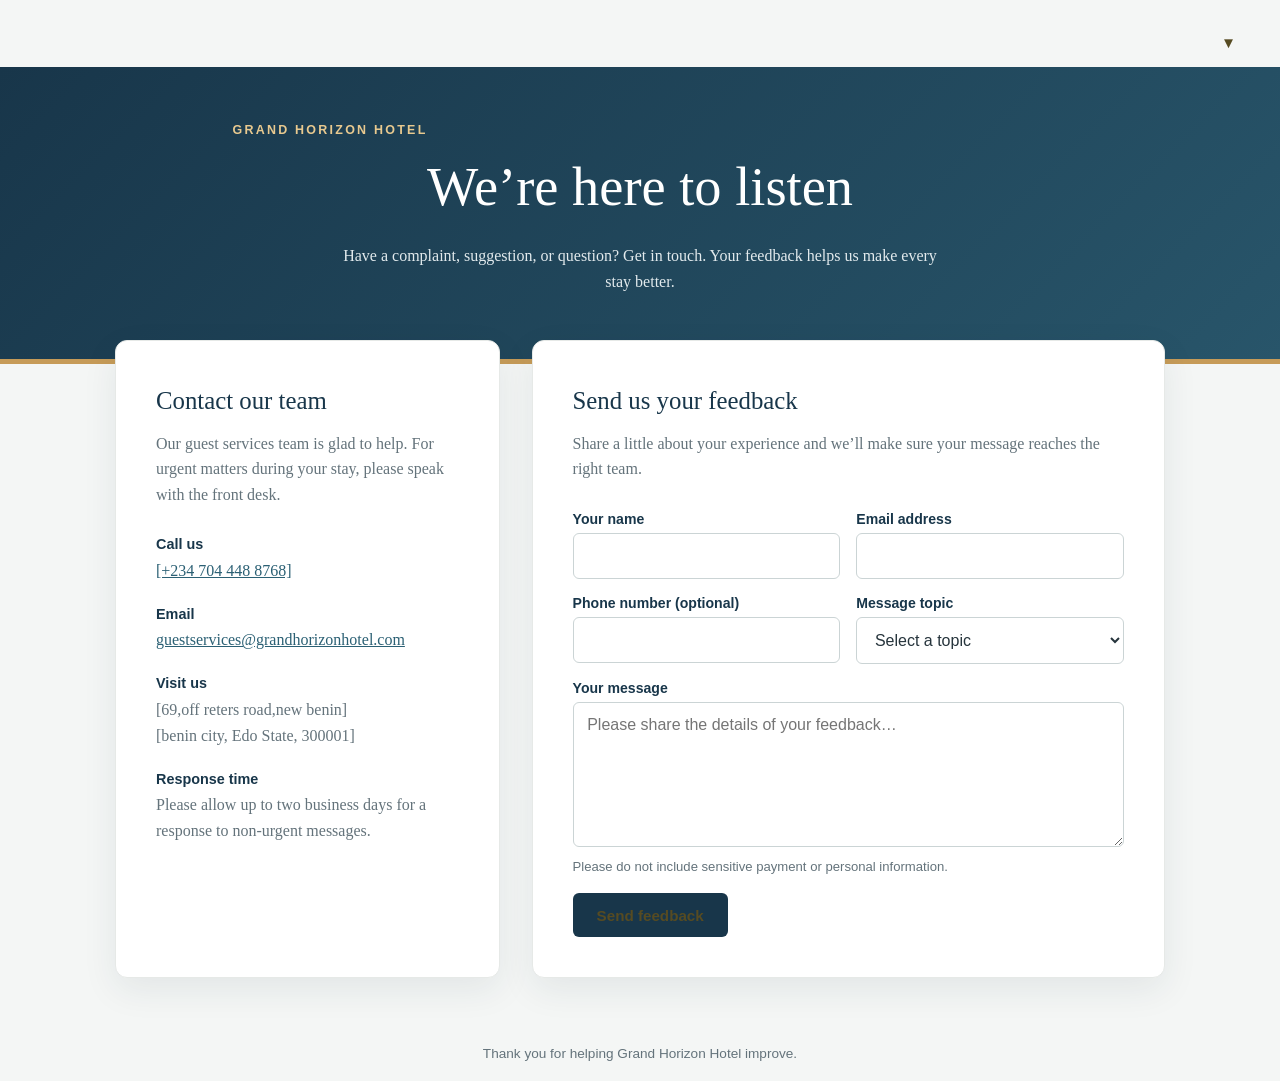
<file: contact.html>
<!DOCTYPE html>
<html lang="en">
<head>
  <meta charset="UTF-8">
  <meta name="viewport" content="width=device-width, initial-scale=1">
  <title>Contact | Grand Horizon Hotel</title>
  <link rel="stylesheet" href="fill.css">
</head>
<body>
     <nav>
      <button class="menu-toggle" aria-label="Toggle menu">&#9660;</button>
      <ul>
        <li><a href="index.html">HOME</a></li>
        <li><a href="about.html">ABOUT US</a></li>
        <li><a href="reservation.html">SERVICES</a></li>
      </ul>
    </nav>
  <header>
    <p class="eyebrow">Grand Horizon Hotel</p>
    <h1>We’re here to listen</h1>
    <p>
      Have a complaint, suggestion, or question? Get in touch. Your feedback
      helps us make every stay better.
    </p>
  </header>
  <main>
    <aside class="card" aria-labelledby="contact-heading">
      <h2 id="contact-heading">Contact our team</h2>
      <p class="intro">
        Our guest services team is glad to help. For urgent matters during your
        stay, please speak with the front desk.
      </p>

      <section class="contact-item">
        <h3>Call us</h3>
        <p><a href="tel:+2347044488768">[+234 704 448 8768]</a></p>
      </section>

      <section class="contact-item">
        <h3>Email</h3>
        <p>
          <a href="mailto:guestservices@grandhorizonhotel.com">
            guestservices@grandhorizonhotel.com
          </a>
        </p>
      </section>

      <section class="contact-item">
        <h3>Visit us</h3>
        <p>
          [69,off reters road,new benin]<br>
          [benin city, Edo State, 300001]
        </p>
      </section>

      <section class="contact-item">
        <h3>Response time</h3>
        <p>
          Please allow up to two business days for a response to non-urgent
          messages.
        </p>
      </section>
    </aside>
    <section class="card" aria-labelledby="form-heading">
      <h2 id="form-heading">Send us your feedback</h2>
      <p class="intro">
        Share a little about your experience and we’ll make sure your message
        reaches the right team.
      </p>

      <form action="#" method="post">
        <div class="field">
          <label for="name">Your name</label>
          <input id="name" name="name" type="text" autocomplete="name" required>
        </div>

        <div class="field">
          <label for="email">Email address</label>
          <input id="email" name="email" type="email" autocomplete="email" required>
        </div>

        <div class="field">
          <label for="phone">Phone number (optional)</label>
          <input id="phone" name="phone" type="tel" autocomplete="tel">
        </div>

        <div class="field">
          <label for="topic">Message topic</label>
          <select id="topic" name="topic" required>
            <option value="" selected disabled>Select a topic</option>
            <option value="complaint">Complaint</option>
            <option value="suggestion">Suggestion</option>
            <option value="compliment">Compliment</option>
            <option value="other">Other inquiry</option>
          </select>
        </div>

        <div class="field full">
          <label for="message">Your message</label>
          <textarea
            id="message"
            name="message"
            placeholder="Please share the details of your feedback…"
            required
          ></textarea>
        </div>

        <p class="note">
          Please do not include sensitive payment or personal information.
        </p>
        <button type="submit">Send feedback</button>
        <p class="success-message" aria-live="polite" hidden>
          Thank you for your feedback. We have received your message and will get back to you soon.
        </p>
      </form>
    </section>
  </main>
  <footer>Thank you for helping Grand Horizon Hotel improve.</footer>
  <script src="real.js"></script>
</body>
</html>
</file>
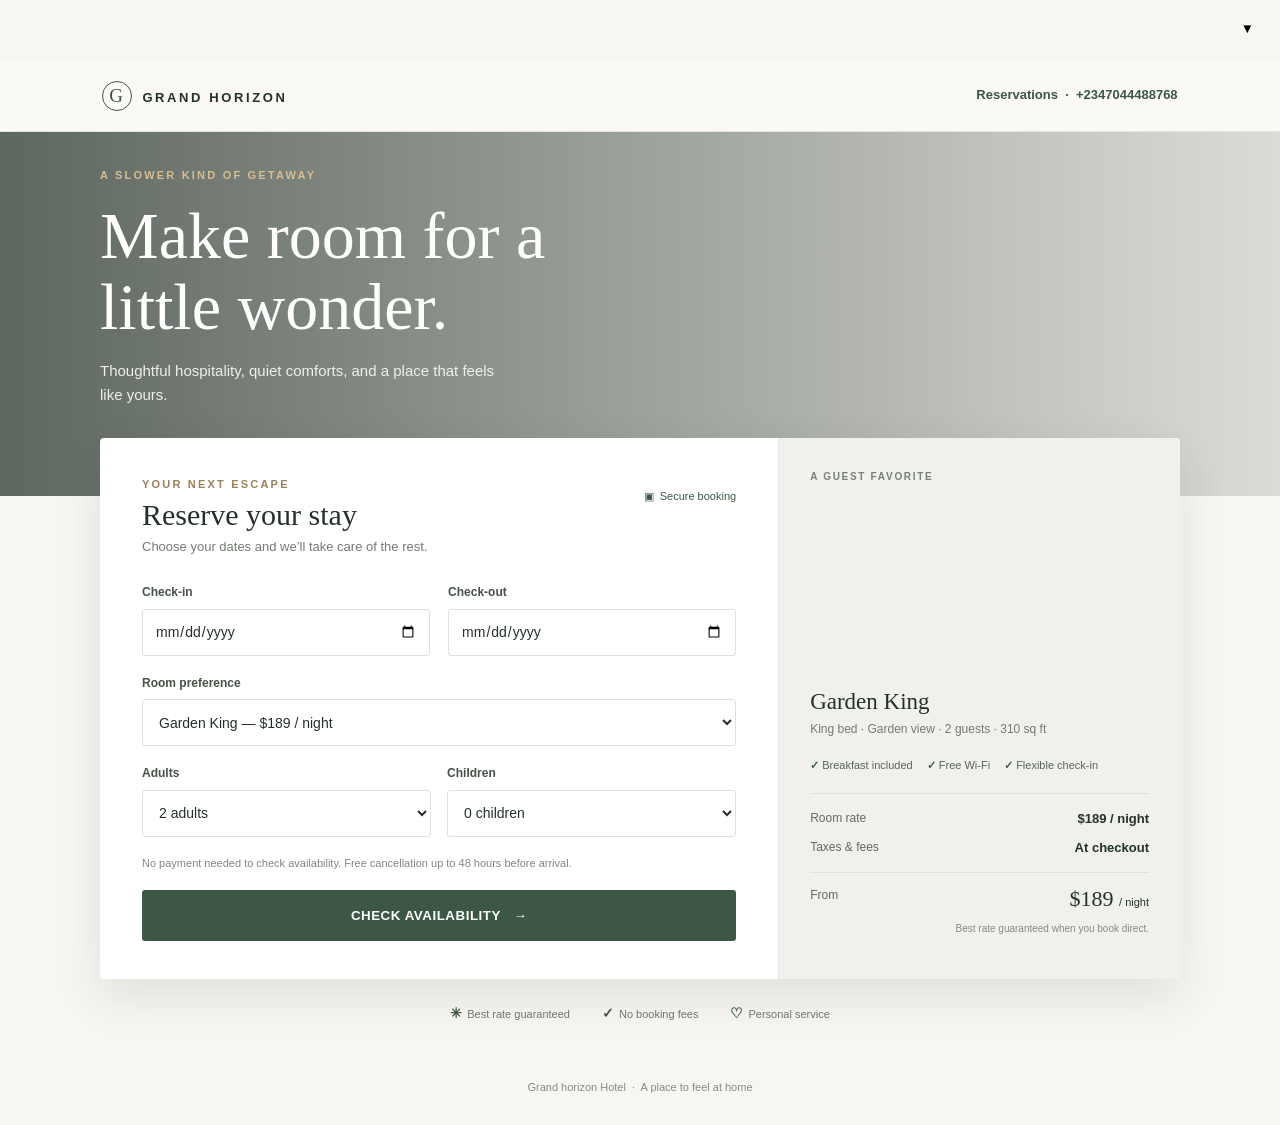
<file: reservation.html>
<!doctype html>
<html lang="en">
<head>
  <meta charset="utf-8">
  <meta name="viewport" content="width=device-width, initial-scale=1">
    <link rel="stylesheet" href="colour.css">
  <title>Grand horizon Hotel | Reserve your stay</title>
</head>
<body>
    <nav>
      <button class="menu-toggle" aria-label="Toggle menu">&#9660;</button>
      <ul>
        <li><a href="Hotel.html">HOME</a></li>
        <li><a href="about.html">ABOUT US</a></li>
        <li><a href="contact.html">CONTACT</a></li>
      </ul>
    </nav>
  <header class="nav">
    <div class="logo"><span>G</span>Grand horizon</div>
    <a href="tel:+2347044488768">Reservations&nbsp; · &nbsp;+2347044488768</a>
  </header>
  <section class="hero">
    <div class="hero-inner">
    <div class="eyebrow">A slower kind of getaway</div>
    <h1>Make room for a little wonder.</h1>
    <p>Thoughtful hospitality, quiet comforts, and a place that feels like yours.</p></div>
  </section>
  <main><section class="card" aria-label="Hotel reservation">
    <div class="form">
        <div class="heading"><div><div class="eyebrow" style="color:#9a805b">Your next escape</div>
        <h2>Reserve your stay</h2>
        <p>Choose your dates and we’ll take care of the rest.</p>
    </div>
    <div class="secure">▣ &nbsp;Secure booking</div></div>
      <form id="booking">
        <div class="fields">
          <div><label for="checkin">Check-in</label><input id="checkin" name="checkin" type="date" required></div>
          <div><label for="checkout">Check-out</label><input id="checkout" name="checkout" type="date" required></div>
          <div class="field full">
            <label for="room">Room preference</label>
            <select id="room">
                <option>Garden King — $189 / night</option>
                <option>Classic Queen — $159 / night</option>
                <option>Rowan Suite — $269 / night</option>
            </select>
          </div>
          <div class="field full">
            <div class="people">
              <div>
                <label for="adults">Adults</label>
                <select id="adults">
                  <option>1 adult</option>
                  <option selected>2 adults</option>
                  <option>3 adults</option>
                  <option>4 adults</option>
                </select>
              </div>
              <div>
                <label for="children">Children</label>
                <select id="children">
                  <option selected>0 children</option>
                  <option>1 child</option>
                  <option>2 children</option>
                  <option>3 children</option>
                </select>
              </div>
            </div>
          </div>
        </div>
        <p class="note">No payment needed to check availability. Free cancellation up to 48 hours before arrival.</p>
        <button class="submit" type="submit">CHECK AVAILABILITY &nbsp; →</button>
        <div id="message" class="message" role="status" aria-live="polite"></div>
      </form>
    </div>
    <aside>
        <p class="tag">A guest favorite</p>
        <div class="room-img" role="img" aria-label="A warm and comfortable hotel guest room"></div>
        <h3>Garden King</h3>
        <p class="details">King bed · Garden view · 2 guests · 310 sq ft</p>
        <ul class="perks">
            <li>Breakfast included</li>
            <li>Free Wi-Fi</li>
            <li>Flexible check-in</li>
        </ul>
        <div class="price">
            <span>Room rate</span>
            <strong>$189 / night</strong>
        </div>
        <div class="price">
            <span>Taxes &amp; fees</span>
            <strong>At checkout</strong>
        </div>
        <div class="price total">
            <span>From</span>
            <strong>$189 <small style="font:11px Arial">/ night</small></strong>
        </div>
        <p class="tax">Best rate guaranteed when you book direct.</p>
    </aside>
  </section>
  <div class="trust">
    <span><b>✳</b>Best rate guaranteed</span>
    <span><b>✓</b>No booking fees</span>
    <span><b>♡</b>Personal service</span>
  </div>
</main>
  <footer>Grand horizon Hotel &nbsp;·&nbsp; A place to feel at home</footer>
  <script src="built.js"></script>
</body>
</html>
</file>
<file: fill.css>
:root {
  --navy: #18364a;
  --gold: #c69b58;
  --ink: #26343c;
  --muted: #64737b;
}

* {
  box-sizing: border-box;
}

body {
  margin: 0;
  background: #f4f6f5;
  color: var(--ink);
  font: 16px/1.6 Georgia, "Times New Roman", serif;
}

header {
  padding: 3.5rem 1.25rem 4rem;
  text-align: center;
  color: #fff;
  background: linear-gradient(135deg, #18364a, #28556a);
  border-bottom: 5px solid var(--gold);
}

header p {
  max-width: 620px;
  margin: 0.8rem auto 0;
  color: #e2eaed;
}

.eyebrow {
  margin: 0;
  color: #e8c98f;
  font: 700 0.78rem Arial, sans-serif;
  letter-spacing: 0.18em;
  text-transform: uppercase;
}

h1 {
  margin: 0.4rem 0 0;
  font-size: clamp(2.2rem, 5vw, 3.4rem);
  font-weight: 400;
}

main {
  display: grid;
  grid-template-columns: minmax(0, 0.85fr) minmax(0, 1.4fr);
  gap: 2rem;
  width: min(1050px, calc(100% - 2rem));
  margin: -1.5rem auto 3rem;
  position: relative;
}

.card {
  padding: clamp(1.5rem, 4vw, 2.5rem);
  background: #fff;
  border: 1px solid #e6e9e7;
  border-radius: 12px;
  box-shadow: 0 12px 35px #162e3a14;
}

h2 {
  margin: 0 0 0.65rem;
  color: var(--navy);
  font-size: 1.55rem;
  font-weight: 400;
}

.intro,
.contact-item p {
  color: var(--muted);
}

.intro {
  margin: 0 0 1.8rem;
}

.contact-item {
  margin-top: 1.4rem;
}

.contact-item h3 {
  margin: 0;
  color: var(--navy);
  font: 700 0.9rem Arial, sans-serif;
}

.contact-item p {
  margin: 0.35rem 0 0;
}

a {
  color: #2b6074;
}

form {
  display: grid;
  grid-template-columns: 1fr 1fr;
  gap: 1rem;
}

.field {
  display: flex;
  flex-direction: column;
  gap: 0.4rem;
}

.full {
  grid-column: 1 / -1;
}

label {
  color: var(--navy);
  font: 700 0.88rem Arial, sans-serif;
}

input,
select,
textarea {
  width: 100%;
  padding: 0.8rem 0.85rem;
  border: 1px solid #cbd4d5;
  border-radius: 6px;
  background: #fff;
  color: var(--ink);
  font: 1rem Arial, sans-serif;
}

input:focus,
select:focus,
textarea:focus {
  outline: 3px solid #c69b5860;
  border-color: var(--gold);
}

textarea {
  min-height: 145px;
  resize: vertical;
}

button {
  grid-column: 1 / -1;
  justify-self: start;
  padding: 0.85rem 1.5rem;
  border: 0;
  border-radius: 6px;
  background: var(--navy);
  color: #564b22;
  cursor: pointer;
  font: 700 0.95rem Arial, sans-serif;
}

button:hover {
  background: #28556a;
}

.note {
  grid-column: 1 / -1;
  margin: -0.35rem 0 0;
  color: var(--muted);
  font: 0.82rem/1.5 Arial, sans-serif;
}

footer {
  padding: 1.25rem;
  text-align: center;
  color: var(--muted);
  font: 0.85rem Arial, sans-serif;
}

@media (max-width: 720px) {
  main {
    grid-template-columns: 1fr;
  }
}

@media (max-width: 520px) {
  form {
    grid-template-columns: 1fr;
  }

  .full,
  button,
  .note {
    grid-column: auto;
  }

  button {
    width: 100%;
  }
}

nav ul{
  display: none;
  flex-direction: row;
  list-style-type: none;
  justify-content: center;
  align-items: center;
}

nav ul.open{
  display: flex;
  justify-content: space-between;
  width: 100vw; 
  align-items: center;
  gap: 100px;
  background-color: #13342a;
}

nav button.menu-toggle{
  background: none;
  border: none;
  cursor: pointer;
  display: flex;
  justify-content: right;
  align-items: right;
  width: 30px;
  height: 20px;
}

nav{
  position: relative;
  display: flex;
  justify-content: space-between;
  align-items: center;
  padding: 20px;
}

nav button.menu-toggle{
  margin-left: auto
}

nav a{
  text-align: center;
  font-family: "golften";
  display: block;
  margin: 0 auto;
  background-color: #122922;
  padding: 0.2cm;
  font-size: 1.0cm;
  text-decoration: none;
  border-radius: 50px;
  color: black;
}
</file>
<file: colour.css>
:root {
  --ink: #243129;
  --green: #3c5844;
  --sage: #edf0e9;
  --cream: #f8f6f1;
  --muted: #737b72;
  --line: #e4e5de;
}

* { box-sizing: border-box; }

body {
  margin: 0;
  background: var(--cream);
  color: var(--ink);
  font: 15px/1.55 Arial, sans-serif;
}

.nav {
  height: 72px;
  padding: 0 8%;
  display: flex;
  align-items: center;
  justify-content: space-between;
  border-bottom: 1px solid var(--line);
  background: #faf9f5;
}

.logo {
  font-size: 13px;
  font-weight: 700;
  letter-spacing: .2em;
  text-transform: uppercase;
}

.logo span {
  display: inline-grid;
  place-items: center;
  width: 30px;
  height: 30px;
  border: 1px solid var(--green);
  border-radius: 50%;
  font: 19px Georgia;
  margin-right: 10px;
  color: var(--green);
}

.nav a {
  color: var(--green);
  text-decoration: none;
  font-size: 13px;
  font-weight: 600;
}

.hero {
  min-height: 360px;
  background: linear-gradient(90deg, rgba(20, 35, 26, .68), rgba(20, 35, 26, .12)),
    url('https://images.unsplash.com/photo-1445019980597-93fa8acb246c?auto=format&fit=crop&w=1800&q=85') center 53%/cover;
  display: flex;
  align-items: center;
  color: white;
}

.hero-inner {
  width: min(1080px, 86%);
  margin: auto;
  padding: 35px 0 90px;
}

.eyebrow {
  font-size: 11px;
  letter-spacing: .2em;
  text-transform: uppercase;
  color: #d9bd91;
  font-weight: bold;
}

h1 {
  font: 500 clamp(42px, 6vw, 66px)/1.07 Georgia, serif;
  max-width: 560px;
  margin: 17px 0;
}

.hero p {
  color: #f0f0eb;
  margin: 0;
  max-width: 420px;
}

main {
  width: min(1080px, 86%);
  margin: -58px auto 55px;
  position: relative;
}

.card {
  display: grid;
  grid-template-columns: 1.35fr .8fr;
  background: #fff;
  box-shadow: 0 18px 48px #2431291c;
  border-radius: 4px;
  overflow: hidden;
}

.form { padding: 38px 42px; }

.heading {
  display: flex;
  justify-content: space-between;
  align-items: flex-start;
  gap: 15px;
  margin-bottom: 26px;
}

.heading h2 { font: 500 30px Georgia; margin: 5px 0; }

.heading p {
  color: var(--muted);
  font-size: 13px;
  margin: 0;
}

.secure {
  font-size: 11px;
  color: var(--green);
  padding-top: 12px;
  white-space: nowrap;
}

.fields {
  display: grid;
  grid-template-columns: 1fr 1fr;
  gap: 18px;
}

.field.full { grid-column: 1 / -1; }

label {
  display: block;
  font-size: 12px;
  font-weight: bold;
  margin-bottom: 7px;
  color: #465148;
}

input,
select {
  width: 100%;
  height: 47px;
  border: 1px solid #dfe1da;
  border-radius: 3px;
  background: white;
  padding: 0 12px;
  color: var(--ink);
  font: 14px Arial;
  outline: none;
}

input:focus,
select:focus {
  border-color: var(--green);
  box-shadow: 0 0 0 3px #3c58441a;
}

.people {
  display: grid;
  grid-template-columns: 1fr 1fr;
  gap: 16px;
}

.note { font-size: 11px; color: #81877f; margin: 18px 0; }

.submit {
  height: 51px;
  width: 100%;
  border: 0;
  border-radius: 3px;
  background: var(--green);
  color: white;
  font-weight: bold;
  letter-spacing: .04em;
  cursor: pointer;
}

.submit:hover { background: #2d4535; }

.message {
  display: none;
  margin: 14px 0 0;
  padding: 11px 13px;
  background: var(--sage);
  color: var(--green);
  font-size: 13px;
  border-radius: 3px;
}

.message.show { display: block; }

aside {
  padding: 31px;
  background: #f0f1ec;
  border-left: 1px solid #e6e8e1;
}

.tag {
  font-size: 10px;
  letter-spacing: .17em;
  text-transform: uppercase;
  color: #788076;
  font-weight: bold;
  margin: 0 0 13px;
}

.room-img {
  height: 175px;
  background: url('https://images.unsplash.com/photo-1611892440504-42a792e24d32?auto=format&fit=crop&w=900&q=85') center/cover;
  border-radius: 3px;
  margin-bottom: 17px;
}

h3 { font: 500 23px Georgia; margin: 0 0 5px; }

.details { font-size: 12px; color: var(--muted); margin: 0 0 18px; }

.perks {
  display: flex;
  flex-wrap: wrap;
  gap: 8px 14px;
  padding: 0 0 19px;
  margin: 0 0 15px;
  border-bottom: 1px solid #dfe1da;
  list-style: none;
  font-size: 11px;
  color: #59635a;
}

.perks li:before { content: '✓ '; color: var(--green); font-weight: bold; }

.price {
  display: flex;
  justify-content: space-between;
  margin: 9px 0;
  font-size: 12px;
  color: #626a62;
}

.price strong { color: var(--ink); font-size: 13px; }

.price.total {
  border-top: 1px solid #dfe1da;
  padding-top: 13px;
  margin-top: 14px;
}

.price.total strong { font: 22px Georgia; }

.tax { text-align: right; font-size: 10px; color: #858b82; margin: 3px 0; }

.trust {
  display: flex;
  justify-content: center;
  gap: 32px;
  margin: 24px 0;
  color: #6d766d;
  font-size: 11px;
}

.trust b { color: var(--green); font-size: 14px; margin-right: 5px; }

footer {
  text-align: center;
  padding: 0 15px 28px;
  color: #858b82;
  font-size: 11px;
}

@media (max-width: 720px) {
  .nav { height: 64px; padding: 0 6%; }
  .hero { min-height: 330px; }
  .hero-inner, main { width: 90%; }
  .card { grid-template-columns: 1fr; }
  .form { padding: 30px 24px; }
  aside { border-left: 0; border-top: 1px solid var(--line); padding: 25px; }
  .room-img { height: 205px; }
  .trust { gap: 16px; flex-wrap: wrap; }
}

@media (max-width: 430px) {
  .heading { display: block; }
  .secure { padding-top: 9px; }
  .fields { gap: 16px 10px; }
  .people { gap: 10px; }
  .form { padding: 25px 18px; }
  aside { padding: 22px 18px; }
}

nav ul{
  display: none;
  flex-direction: row;
  list-style-type: none;
  justify-content: center;
  align-items: center;
}

nav ul.open{
  display: flex;
  justify-content: space-between;
  width: 100vw; 
  align-items: center;
  gap: 100px;
  background-color: #285d4d;
}

nav button.menu-toggle{
  background: none;
  border: none;
  cursor: pointer;
  display: flex;
  justify-content: right;
  align-items: right;
  width: 30px;
  height: 20px;
}

nav{
  position: relative;
  display: flex;
  justify-content: space-between;
  align-items: center;
  padding: 20px;
}

nav button.menu-toggle{
  margin-left: auto
}

nav a{
  text-align: center;
  font-family: "golften";
  display: block;
  margin: 0 auto;
  background-color: #285d4d;
  padding: 0.2cm;
  font-size: 1.0cm;
  text-decoration: none;
  border-radius: 50px;
  color: black;
}
</file>
